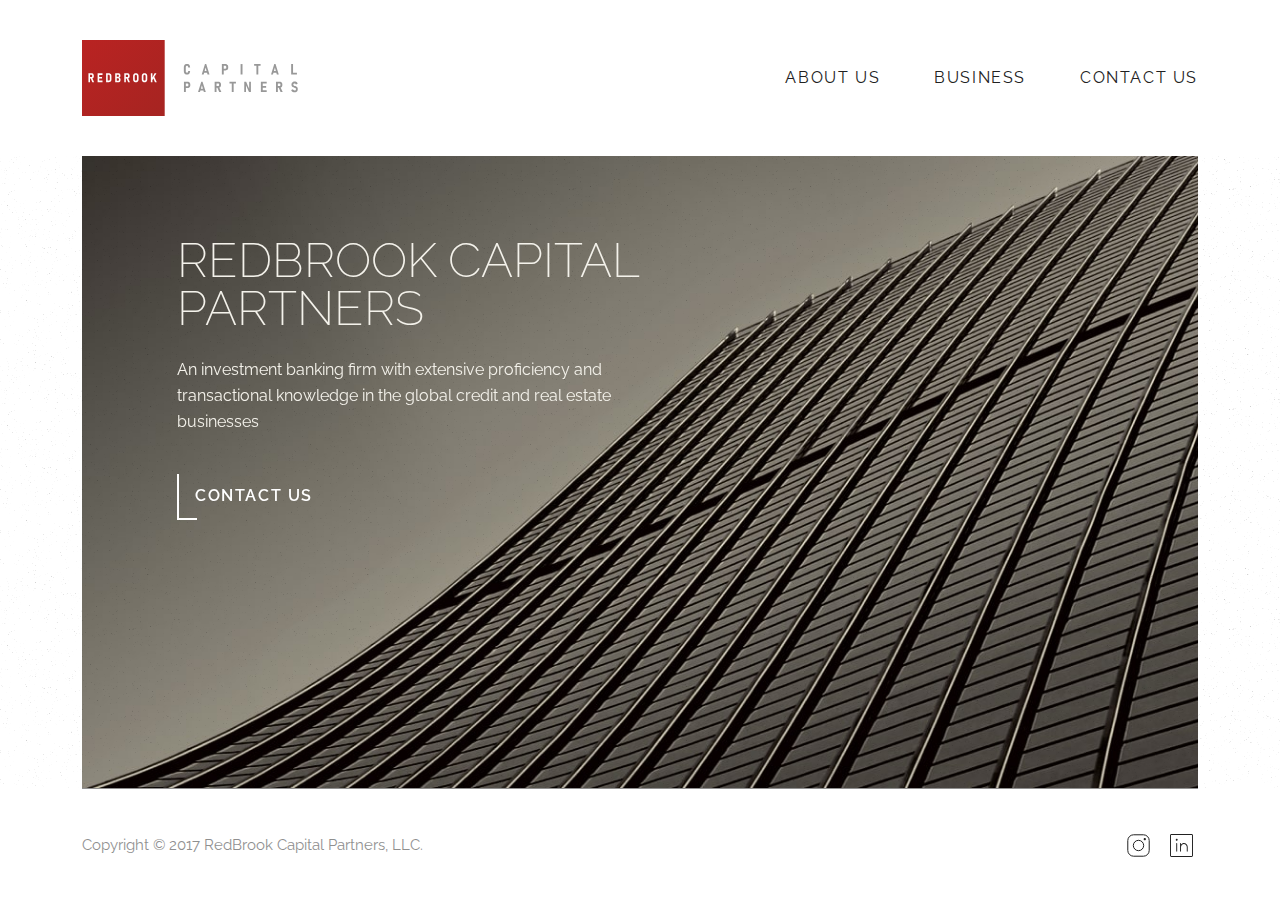
<file: index.html>
<!DOCTYPE html>
<html lang="en">

<head>
    <meta charset="UTF-8">
    <meta http-equiv="X-UA-Compatible" content="IE=edge">
    <meta name="viewport" content="width=device-width, initial-scale=1.0">
    <title>start_project</title>
    <link rel="stylesheet" href="css/lib/bootstrap.min.css">
    <link rel="stylesheet" href="css/lib/aos.css">
    <link rel="stylesheet" href="css/style.css">
</head>

<body>
    <div class="pagewrapper">
        <header class="header">
            <div class="container">
                <div class="row align-items-center">
                    <div class="col-5">
                        <div class="header__logo">
                            <a href="index.html">
                                <img src="img/logo.svg" alt="logo">
                            </a>
                        </div>
                    </div>
                    <div class="col-7">
                        <nav class="header__menu">
                            <ul>
                                <li>
                                    <a href="about.html">About us</a>
                                </li>
                                <li>
                                    <a href="business.html">Business</a>
                                </li>
                                <li>
                                    <a href="contact.html">Contact us</a>
                                </li>
                            </ul>
                        </nav>
                        <div class="burger-btn">
                            <span></span>
                            <span></span>
                            <span></span>
                        </div>
                        <nav class="mobile__menu">
                            <div class="mobile__menu-inner">
                                <ul>
                                    <li>
                                        <a href="about.html">About us</a>
                                    </li>
                                    <li>
                                        <a href="business.html">Business</a>
                                    </li>
                                    <li>
                                        <a href="contact.html">Contact us</a>
                                    </li>
                                </ul>
                                <div class="mobile__social">
                                    <a href="#">
                                        <img src="img/instagram.svg" alt="instagram">
                                    </a>
                                    <a href="#">
                                        <img src="img/linkedin.svg" alt="linkedin">
                                    </a>
                                </div>
                            </div>
                        </nav>
                    </div>
                </div>
            </div>
        </header>

        <main class="main">
            <section class="welcomescreen">
                <div class="container">
                    <div class="welcomescreen__inner">
                        <img class="welcomescreen__bg" src="img/welcomescreen_bg.jpg" alt="redbrook capital partners">
                        <div class="row justify-content-center">
                            <div class="col-10">
                                <div class="welcomescreen__content">
                                    <h1 class="welcomescreen__title" data-aos="fade-left">
                                        REDBROOK CAPITAL <br>PARTNERS
                                    </h1>
                                    <p data-aos="fade-left" data-aos-delay="300">
                                        An investment banking firm with extensive proficiency and transactional
                                        knowledge in the global credit and real estate businesses
                                    </p>
                                </div>
                                <a href="contact.html" class="welcomescreen__btn" data-aos="fade-left"
                                    data-aos-delay="600">
                                    Contact us
                                </a>
                            </div>
                        </div>
                    </div>
                </div>
            </section>



        </main>

        <footer class="footer">
            <div class="container">
                <div class="footer__inner">
                    <div class="row align-items-center">
                        <div class="col-lg-6 order-lg-1 order-2">
                            <div class="footer__copy">
                                Copyright © 2017 RedBrook Capital Partners, LLC.
                            </div>
                        </div>
                        <div class="col-lg-6 order-lg-2 order-1">
                            <div class="footer__social">
                                <a href="#">
                                    <svg width="33" height="33" viewBox="0 0 33 33" fill="none"
                                        xmlns="http://www.w3.org/2000/svg">
                                        <path
                                            d="M21.443 5.78142H11.5567C8.36671 5.78142 5.78125 8.36733 5.78125 11.5569V21.4431C5.78125 24.6331 8.36717 27.2186 11.5572 27.2186H21.4425C24.6325 27.2186 27.2184 24.6327 27.2184 21.4427V11.5569C27.2184 8.36688 24.6325 5.78142 21.4425 5.78142H21.443Z"
                                            stroke="#212121" stroke-miterlimit="10" />
                                        <path
                                            d="M16.4998 21.6746C19.3576 21.6746 21.6744 19.3578 21.6744 16.5C21.6744 13.6422 19.3576 11.3254 16.4998 11.3254C13.6419 11.3254 11.3252 13.6422 11.3252 16.5C11.3252 19.3578 13.6419 21.6746 16.4998 21.6746Z"
                                            stroke="#212121" stroke-miterlimit="10" />
                                        <path
                                            d="M22.7835 11.3254C23.3958 11.3254 23.8922 10.829 23.8922 10.2167C23.8922 9.60439 23.3958 9.108 22.7835 9.108C22.1712 9.108 21.6748 9.60439 21.6748 10.2167C21.6748 10.829 22.1712 11.3254 22.7835 11.3254Z"
                                            fill="#212121" />
                                    </svg>
                                </a>
                                <a href="#">
                                    <svg width="33" height="33" viewBox="0 0 33 33" fill="none"
                                        xmlns="http://www.w3.org/2000/svg">
                                        <path
                                            d="M12.6667 10.75C12.6667 10.9395 12.6105 11.1248 12.5052 11.2824C12.3999 11.44 12.2502 11.5629 12.0751 11.6354C11.9 11.7079 11.7073 11.7269 11.5214 11.6899C11.3355 11.6529 11.1647 11.5617 11.0307 11.4276C10.8967 11.2936 10.8054 11.1229 10.7684 10.937C10.7314 10.7511 10.7504 10.5584 10.8229 10.3833C10.8955 10.2081 11.0183 10.0585 11.1759 9.95318C11.3335 9.84787 11.5188 9.79167 11.7083 9.79167C11.9625 9.79167 12.2063 9.89263 12.386 10.0724C12.5657 10.2521 12.6667 10.4958 12.6667 10.75ZM11.7083 14.1042C11.5813 14.1042 11.4594 14.1546 11.3695 14.2445C11.2796 14.3344 11.2292 14.4563 11.2292 14.5833V22.25C11.2292 22.3771 11.2796 22.499 11.3695 22.5888C11.4594 22.6787 11.5813 22.7292 11.7083 22.7292C11.8354 22.7292 11.9573 22.6787 12.0472 22.5888C12.137 22.499 12.1875 22.3771 12.1875 22.25V14.5833C12.1875 14.4563 12.137 14.3344 12.0472 14.2445C11.9573 14.1546 11.8354 14.1042 11.7083 14.1042ZM18.8958 14.1042C18.3511 14.1036 17.8126 14.2199 17.3167 14.4451C16.8207 14.6704 16.3788 14.9994 16.0208 15.4099V14.5833C16.0208 14.4563 15.9704 14.3344 15.8805 14.2445C15.7906 14.1546 15.6687 14.1042 15.5417 14.1042C15.4146 14.1042 15.2927 14.1546 15.2028 14.2445C15.113 14.3344 15.0625 14.4563 15.0625 14.5833V22.25C15.0625 22.3771 15.113 22.499 15.2028 22.5888C15.2927 22.6787 15.4146 22.7292 15.5417 22.7292C15.6687 22.7292 15.7906 22.6787 15.8805 22.5888C15.9704 22.499 16.0208 22.3771 16.0208 22.25V17.9375C16.0208 17.175 16.3237 16.4437 16.8629 15.9046C17.4021 15.3654 18.1333 15.0625 18.8958 15.0625C19.6583 15.0625 20.3896 15.3654 20.9288 15.9046C21.4679 16.4437 21.7708 17.175 21.7708 17.9375V22.25C21.7708 22.3771 21.8213 22.499 21.9112 22.5888C22.001 22.6787 22.1229 22.7292 22.25 22.7292C22.3771 22.7292 22.499 22.6787 22.5888 22.5888C22.6787 22.499 22.7292 22.3771 22.7292 22.25V17.9375C22.726 16.9218 22.3211 15.9486 21.6029 15.2304C20.8847 14.5122 19.9115 14.1073 18.8958 14.1042ZM28 6.4375V26.5625C28 26.9437 27.8485 27.3094 27.579 27.579C27.3094 27.8485 26.9437 28 26.5625 28H6.4375C6.05625 28 5.69062 27.8485 5.42103 27.579C5.15145 27.3094 5 26.9437 5 26.5625V6.4375C5 6.05625 5.15145 5.69062 5.42103 5.42103C5.69062 5.15145 6.05625 5 6.4375 5H26.5625C26.9437 5 27.3094 5.15145 27.579 5.42103C27.8485 5.69062 28 6.05625 28 6.4375ZM27.0417 6.4375C27.0417 6.31042 26.9912 6.18854 26.9013 6.09868C26.8115 6.00882 26.6896 5.95833 26.5625 5.95833H6.4375C6.31042 5.95833 6.18854 6.00882 6.09868 6.09868C6.00882 6.18854 5.95833 6.31042 5.95833 6.4375V26.5625C5.95833 26.6896 6.00882 26.8115 6.09868 26.9013C6.18854 26.9912 6.31042 27.0417 6.4375 27.0417H26.5625C26.6896 27.0417 26.8115 26.9912 26.9013 26.9013C26.9912 26.8115 27.0417 26.6896 27.0417 26.5625V6.4375Z"
                                            fill="#212121" />
                                    </svg>
                                </a>
                            </div>
                        </div>
                    </div>
                </div>

            </div>

        </footer>

    </div>


    <script src="js/lib/jquery.js"></script>
    <script src="js/lib/aos.js"></script>
    <script src="js/lib/bootstrap.min.js"></script>
    <script src="js/main.js"></script>



</body>

</html>
</file>
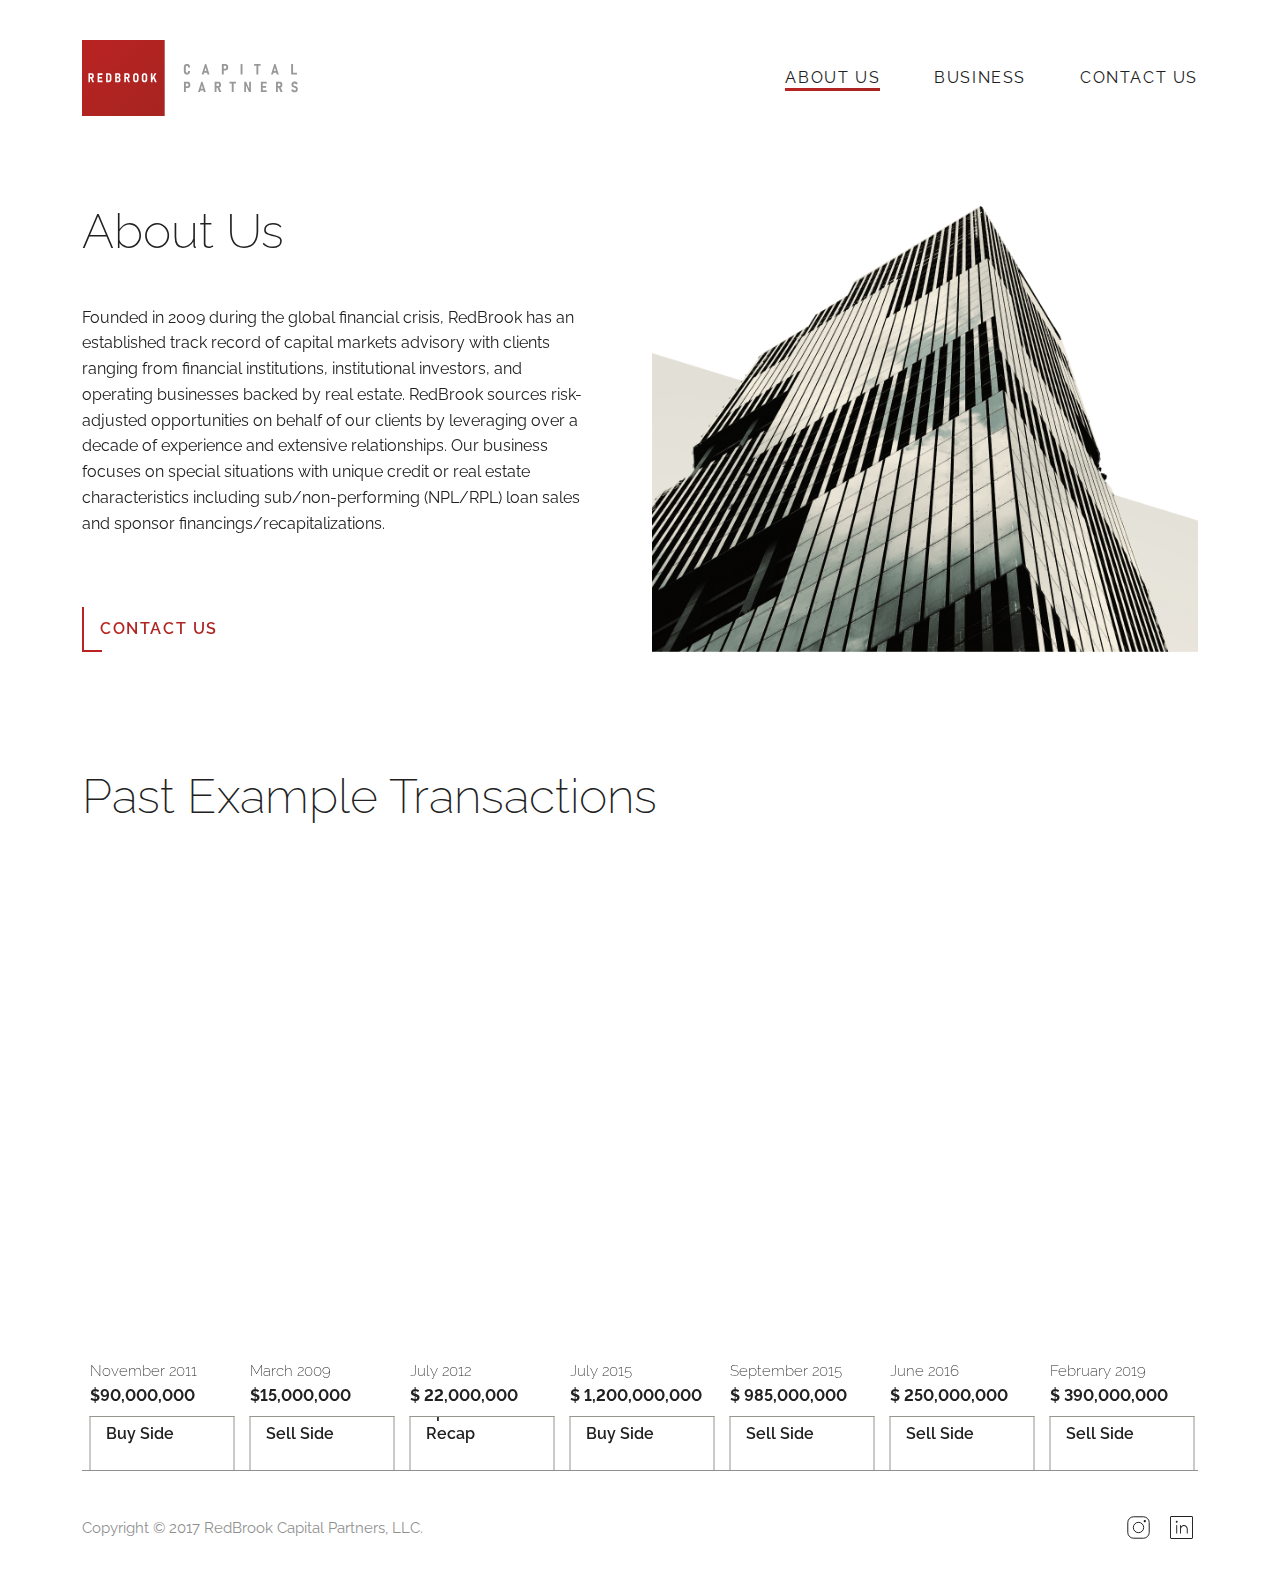
<file: about.html>
<!DOCTYPE html>
<html lang="en">

<head>
    <meta charset="UTF-8">
    <meta http-equiv="X-UA-Compatible" content="IE=edge">
    <meta name="viewport" content="width=device-width, initial-scale=1.0">
    <title>start_project</title>
    <link rel="stylesheet" href="css/lib/bootstrap.min.css">
    <link rel="stylesheet" href="css/lib/slick.css">
    <link rel="stylesheet" href="css/lib/aos.css">
    <link rel="stylesheet" href="css/style.css">
</head>

<body>
    <div class="pagewrapper">
        <header class="header">
            <div class="container">
                <div class="row align-items-center">
                    <div class="col-5">
                        <div class="header__logo">
                            <a href="index.html">
                                <img src="img/logo.svg" alt="logo">
                            </a>
                        </div>
                    </div>
                    <div class="col-7">
                        <nav class="header__menu">
                            <ul>
                                <li>
                                    <a class="active" href="about.html">About us</a>
                                </li>
                                <li>
                                    <a href="business.html">Business</a>
                                </li>
                                <li>
                                    <a href="contact.html">Contact us</a>
                                </li>
                            </ul>
                        </nav>
                        <div class="burger-btn">
                            <span></span>
                            <span></span>
                            <span></span>
                        </div>
                        <nav class="mobile__menu">
                            <div class="mobile__menu-inner">
                                <ul>
                                    <li>
                                        <a href="about.html">About us</a>
                                    </li>
                                    <li>
                                        <a href="business.html">Business</a>
                                    </li>
                                    <li>
                                        <a href="contact.html">Contact us</a>
                                    </li>
                                </ul>
                                <div class="mobile__social">
                                    <a href="#">
                                        <img src="img/instagram.svg" alt="instagram">
                                    </a>
                                    <a href="#">
                                        <img src="img/linkedin.svg" alt="linkedin">
                                    </a>
                                </div>
                            </div>
                        </nav>
                    </div>
                </div>
            </div>
        </header>

        <main class="main">
            <section class="aboutus">
                <div class="container">
                    <div class="row justify-content-center align-items-end">
                        <div class="col-xxl-5 col-lg-6">
                            <div class="aboutus__content">
                                <h1 class="aboutus__title" data-aos="fade-left">
                                    About Us
                                </h1>
                                <p data-aos="fade-left" data-aos-delay="300">
                                    Founded in 2009 during the global financial crisis, RedBrook has an established
                                    track record of
                                    capital markets advisory with clients ranging from financial institutions,
                                    institutional investors,
                                    and operating businesses backed by real estate. RedBrook sources risk-adjusted
                                    opportunities
                                    on behalf of our clients by leveraging over a decade of experience and extensive
                                    relationships.
                                    Our business focuses on special situations with unique credit or real estate
                                    characteristics
                                    including sub/non-performing (NPL/RPL) loan sales and sponsor
                                    financings/recapitalizations.
                                </p>
                                <a class="redbtn" href="contact.html" data-aos="fade-left"
                                data-aos-delay="600">
                                    Contact us
                                </a>
                            </div>
                        </div>
                        <div class="col-xxl-5 col-lg-6">
                            <div class="aboutus__img">
                                <img src="img/aboutinfo_img.png" alt="image" data-aos="fade" data-aos-delay="200">
                            </div>
                        </div>
                    </div>
                </div>
            </section>

            <section class="graph">
                <div class="container">
                    <div class="row justify-content-center">
                        <div class="col-xxl-10">
                            <div class="graph__title">
                                Past Example Transactions
                            </div>
                            <div class="graph__inner">

                                <div class="graph__slide">
                                    <div class="graph__item">
                                        <div class="graph__item-info">
                                            <div class="graph__item-date">
                                                November 2011
                                            </div>
                                            <div class="graph__item-summ" data-summ="90000000">
                                                $90,000,000 
                                            </div>
                                        </div>
                                        <div class="graph__item-col" data-height="290">
                                            <span>
                                                Senior Construction Loan - CRE
                                            </span>
                                            <p>
                                                Note Sale /<br> Non-Performing
                                            </p>
                                            <strong>
                                                Buy Side
                                            </strong>
                                        </div>
                                    </div>
                                </div>

                                <div class="graph__slide">
                                    <div class="graph__item">
                                        <div class="graph__item-info">
                                            <div class="graph__item-date">
                                                March 2009
                                            </div>
                                            <div class="graph__item-summ" data-summ="15000000">
                                                $15,000,000
                                            </div>
                                        </div>
                                        <div class="graph__item-col" data-height="217">
                                            <span>
                                                Senior Term Loan - CRE
                                            </span>
                                            <p>
                                                Note Sale /<br> Non-Performing
                                            </p>
                                            <strong>
                                                Sell Side
                                            </strong>
                                        </div>
                                    </div>
                                </div>

                                <div class="graph__slide">
                                    <div class="graph__item">
                                        <div class="graph__item-info">
                                            <div class="graph__item-date">
                                                July 2012
                                            </div>
                                            <div class="graph__item-summ" data-summ="22000000">
                                                $ 22,000,000
                                            </div>
                                        </div>
                                        <div class="graph__item-col" data-height="238">
                                            <span>
                                                Senior Bridge Loan - CRE
                                            </span>
                                            <p>
                                                -
                                            </p>
                                            <strong>
                                                Sponsor Recap
                                            </strong>
                                        </div>
                                    </div>
                                </div>

                                <div class="graph__slide">
                                    <div class="graph__item">
                                        <div class="graph__item-info">
                                            <div class="graph__item-date">
                                                July 2015
                                            </div>
                                            <div class="graph__item-summ" data-summ="1200000000">
                                                $ 1,200,000,000
                                            </div>
                                        </div>
                                        <div class="graph__item-col" data-height="531">
                                            <span>
                                                Personal Unsecured Loans
                                            </span>
                                            <p>
                                                Bulk Sale /<br> Performing
                                            </p>
                                            <strong>
                                                Buy Side
                                            </strong>
                                        </div>
                                    </div>
                                </div>

                                <div class="graph__slide">
                                    <div class="graph__item">
                                        <div class="graph__item-info">
                                            <div class="graph__item-date">
                                                September 2015
                                            </div>
                                            <div class="graph__item-summ" data-summ="985000000">
                                                $ 985,000,000
                                            </div>
                                        </div>
                                        <div class="graph__item-col" data-height="434">
                                            <span>
                                                Non-Agency Jumbo Mortgage Loans
                                            </span>
                                            <p>
                                                Bulk Sale /<br> Performing
                                            </p>
                                            <strong>
                                                Sell Side
                                            </strong>
                                        </div>
                                    </div>
                                </div>

                                <div class="graph__slide">
                                    <div class="graph__item">
                                        <div class="graph__item-info">
                                            <div class="graph__item-date">
                                                June 2016
                                            </div>
                                            <div class="graph__item-summ" data-summ="250000000">
                                                $ 250,000,000
                                            </div>
                                        </div>
                                        <div class="graph__item-col" data-height="310">
                                            <span>
                                                Recreational Vehicle Loans
                                            </span>
                                            <p>
                                                Bulk Sale /<br> Performing
                                            </p>
                                            <strong>
                                                Sell Side
                                            </strong>
                                        </div>
                                    </div>
                                </div>

                                <div class="graph__slide">
                                    <div class="graph__item">
                                        <div class="graph__item-info">
                                            <div class="graph__item-date">
                                                February 2019
                                            </div>
                                            <div class="graph__item-summ" data-summ="390000000">
                                                $ 390,000,000
                                            </div>
                                        </div>
                                        <div class="graph__item-col" data-height="340">
                                            <span>
                                                Automobile Loans
                                            </span>
                                            <p>
                                                Bulk Sale /<br> Performing
                                            </p>
                                            <strong>
                                                Sell Side
                                            </strong>
                                        </div>
                                    </div>
                                </div>
                                

                            </div>
                        </div>
                    </div>
                </div>
            </section>

        </main>

        <footer class="footer">
            <div class="container">
                <div class="footer__inner">
                    <div class="row align-items-center">
                        <div class="col-lg-6 order-lg-1 order-2">
                            <div class="footer__copy">
                                Copyright © 2017 RedBrook Capital Partners, LLC.
                            </div>
                        </div>
                        <div class="col-lg-6 order-lg-2 order-1">
                            <div class="footer__social">
                                <a href="#">
                                    <svg width="33" height="33" viewBox="0 0 33 33" fill="none"
                                        xmlns="http://www.w3.org/2000/svg">
                                        <path
                                            d="M21.443 5.78142H11.5567C8.36671 5.78142 5.78125 8.36733 5.78125 11.5569V21.4431C5.78125 24.6331 8.36717 27.2186 11.5572 27.2186H21.4425C24.6325 27.2186 27.2184 24.6327 27.2184 21.4427V11.5569C27.2184 8.36688 24.6325 5.78142 21.4425 5.78142H21.443Z"
                                            stroke="#212121" stroke-miterlimit="10" />
                                        <path
                                            d="M16.4998 21.6746C19.3576 21.6746 21.6744 19.3578 21.6744 16.5C21.6744 13.6422 19.3576 11.3254 16.4998 11.3254C13.6419 11.3254 11.3252 13.6422 11.3252 16.5C11.3252 19.3578 13.6419 21.6746 16.4998 21.6746Z"
                                            stroke="#212121" stroke-miterlimit="10" />
                                        <path
                                            d="M22.7835 11.3254C23.3958 11.3254 23.8922 10.829 23.8922 10.2167C23.8922 9.60439 23.3958 9.108 22.7835 9.108C22.1712 9.108 21.6748 9.60439 21.6748 10.2167C21.6748 10.829 22.1712 11.3254 22.7835 11.3254Z"
                                            fill="#212121" />
                                    </svg>
                                </a>
                                <a href="#">
                                    <svg width="33" height="33" viewBox="0 0 33 33" fill="none"
                                        xmlns="http://www.w3.org/2000/svg">
                                        <path
                                            d="M12.6667 10.75C12.6667 10.9395 12.6105 11.1248 12.5052 11.2824C12.3999 11.44 12.2502 11.5629 12.0751 11.6354C11.9 11.7079 11.7073 11.7269 11.5214 11.6899C11.3355 11.6529 11.1647 11.5617 11.0307 11.4276C10.8967 11.2936 10.8054 11.1229 10.7684 10.937C10.7314 10.7511 10.7504 10.5584 10.8229 10.3833C10.8955 10.2081 11.0183 10.0585 11.1759 9.95318C11.3335 9.84787 11.5188 9.79167 11.7083 9.79167C11.9625 9.79167 12.2063 9.89263 12.386 10.0724C12.5657 10.2521 12.6667 10.4958 12.6667 10.75ZM11.7083 14.1042C11.5813 14.1042 11.4594 14.1546 11.3695 14.2445C11.2796 14.3344 11.2292 14.4563 11.2292 14.5833V22.25C11.2292 22.3771 11.2796 22.499 11.3695 22.5888C11.4594 22.6787 11.5813 22.7292 11.7083 22.7292C11.8354 22.7292 11.9573 22.6787 12.0472 22.5888C12.137 22.499 12.1875 22.3771 12.1875 22.25V14.5833C12.1875 14.4563 12.137 14.3344 12.0472 14.2445C11.9573 14.1546 11.8354 14.1042 11.7083 14.1042ZM18.8958 14.1042C18.3511 14.1036 17.8126 14.2199 17.3167 14.4451C16.8207 14.6704 16.3788 14.9994 16.0208 15.4099V14.5833C16.0208 14.4563 15.9704 14.3344 15.8805 14.2445C15.7906 14.1546 15.6687 14.1042 15.5417 14.1042C15.4146 14.1042 15.2927 14.1546 15.2028 14.2445C15.113 14.3344 15.0625 14.4563 15.0625 14.5833V22.25C15.0625 22.3771 15.113 22.499 15.2028 22.5888C15.2927 22.6787 15.4146 22.7292 15.5417 22.7292C15.6687 22.7292 15.7906 22.6787 15.8805 22.5888C15.9704 22.499 16.0208 22.3771 16.0208 22.25V17.9375C16.0208 17.175 16.3237 16.4437 16.8629 15.9046C17.4021 15.3654 18.1333 15.0625 18.8958 15.0625C19.6583 15.0625 20.3896 15.3654 20.9288 15.9046C21.4679 16.4437 21.7708 17.175 21.7708 17.9375V22.25C21.7708 22.3771 21.8213 22.499 21.9112 22.5888C22.001 22.6787 22.1229 22.7292 22.25 22.7292C22.3771 22.7292 22.499 22.6787 22.5888 22.5888C22.6787 22.499 22.7292 22.3771 22.7292 22.25V17.9375C22.726 16.9218 22.3211 15.9486 21.6029 15.2304C20.8847 14.5122 19.9115 14.1073 18.8958 14.1042ZM28 6.4375V26.5625C28 26.9437 27.8485 27.3094 27.579 27.579C27.3094 27.8485 26.9437 28 26.5625 28H6.4375C6.05625 28 5.69062 27.8485 5.42103 27.579C5.15145 27.3094 5 26.9437 5 26.5625V6.4375C5 6.05625 5.15145 5.69062 5.42103 5.42103C5.69062 5.15145 6.05625 5 6.4375 5H26.5625C26.9437 5 27.3094 5.15145 27.579 5.42103C27.8485 5.69062 28 6.05625 28 6.4375ZM27.0417 6.4375C27.0417 6.31042 26.9912 6.18854 26.9013 6.09868C26.8115 6.00882 26.6896 5.95833 26.5625 5.95833H6.4375C6.31042 5.95833 6.18854 6.00882 6.09868 6.09868C6.00882 6.18854 5.95833 6.31042 5.95833 6.4375V26.5625C5.95833 26.6896 6.00882 26.8115 6.09868 26.9013C6.18854 26.9912 6.31042 27.0417 6.4375 27.0417H26.5625C26.6896 27.0417 26.8115 26.9912 26.9013 26.9013C26.9912 26.8115 27.0417 26.6896 27.0417 26.5625V6.4375Z"
                                            fill="#212121" />
                                    </svg>
                                </a>
                            </div>
                        </div>
                    </div>
                </div>

            </div>

        </footer>

    </div>


    <script src="js/lib/jquery.js"></script>
    <script src="js/lib/bootstrap.min.js"></script>
    <script src="js/lib/slick.min.js"></script>
    <script src="js/lib/aos.js"></script>
    <script src="js/main.js"></script>



</body>

</html>
</file>
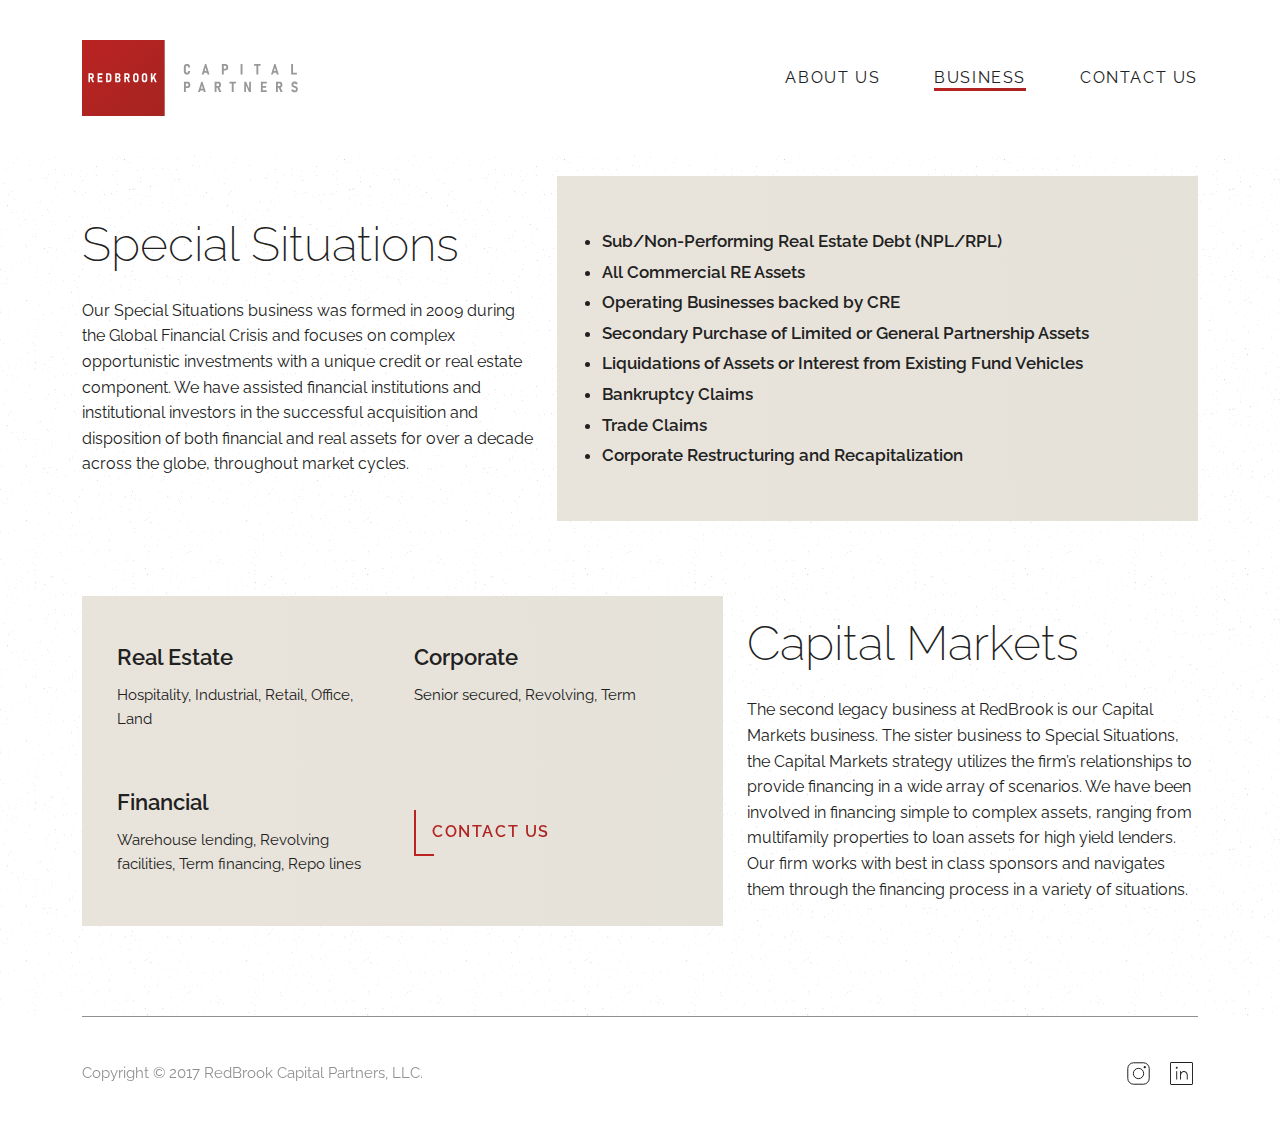
<file: business.html>
<!DOCTYPE html>
<html lang="en">

<head>
    <meta charset="UTF-8">
    <meta http-equiv="X-UA-Compatible" content="IE=edge">
    <meta name="viewport" content="width=device-width, initial-scale=1.0">
    <title>start_project</title>
    <link rel="stylesheet" href="css/lib/bootstrap.min.css">
    <link rel="stylesheet" href="css/style.css">
</head>

<body>
    <div class="pagewrapper">
        <header class="header">
            <div class="container">
                <div class="row align-items-center">
                    <div class="col-5">
                        <div class="header__logo">
                            <a href="index.html">
                                <img src="img/logo.svg" alt="logo">
                            </a>
                        </div>
                    </div>
                    <div class="col-7">
                        <nav class="header__menu">
                            <ul>
                                <li>
                                    <a href="about.html">About us</a>
                                </li>
                                <li>
                                    <a  class="active"href="business.html">Business</a>
                                </li>
                                <li>
                                    <a href="contact.html">Contact us</a>
                                </li>
                            </ul>
                        </nav>
                        <div class="burger-btn">
                            <span></span>
                            <span></span>
                            <span></span>
                        </div>
                        <nav class="mobile__menu">
                            <div class="mobile__menu-inner">
                                <ul>
                                    <li>
                                        <a href="about.html">About us</a>
                                    </li>
                                    <li>
                                        <a href="business.html">Business</a>
                                    </li>
                                    <li>
                                        <a href="contact.html">Contact us</a>
                                    </li>
                                </ul>
                                <div class="mobile__social">
                                    <a href="#">
                                        <img src="img/instagram.svg" alt="instagram">
                                    </a>
                                    <a href="#">
                                        <img src="img/linkedin.svg" alt="linkedin">
                                    </a>
                                </div>
                            </div>
                        </nav>
                    </div>
                </div>
            </div>
        </header>

        <main class="main">

            <section class="info">
                <div class="container">

                    <div class="info__section">
                        <div class="row align-items-center justify-content-center">
                            <div class="col-xxl-4 col-lg-5">
                                <div class="info__content">
                                    <h2 class="info__title">
                                        Special Situations
                                    </h2>
                                    <div class="info__text">
                                        <p>
                                            Our Special Situations business was formed in 2009 during the Global
                                            Financial Crisis and
                                            focuses on complex opportunistic investments with a unique credit or real
                                            estate component.
                                            We have assisted financial institutions and institutional investors in the
                                            successful acquisition and disposition of both financial and real assets for
                                            over a decade across the globe, throughout
                                            market cycles.
                                        </p>
                                    </div>
                                </div>
                            </div>
                            <div class="col-xxl-6 col-lg-7">
                                <div class="info__box">
                                    <ul>
                                        <li>
                                            Sub/Non-Performing Real Estate Debt (NPL/RPL)
                                        </li>
                                        <li>
                                            All Commercial RE Assets
                                        </li>

                                        <li>
                                            Operating Businesses backed by CRE
                                        </li>
                                        <li>
                                            Secondary Purchase of Limited or General Partnership Assets 
                                        </li>
                                        <li>
                                            Liquidations of Assets or Interest from Existing Fund Vehicles 
                                        </li>
                                        <li>
                                            Bankruptcy Claims
                                        </li>
                                        <li>
                                            Trade Claims
                                        </li>
                                        <li>
                                            Corporate Restructuring and Recapitalization
                                        </li>
                                    </ul>
                                </div>
                            </div>
                        </div>
                    </div>

                    <div class="info__section">
                        <div class="row align-items-center justify-content-center">
                            <div class="col-xxl-4 col-lg-5">
                                <div class="info__content">
                                    <h2 class="info__title">
                                        Capital Markets
                                    </h2>
                                    <div class="info__text">
                                        <p>
                                            The second legacy business at RedBrook is our Capital Markets business. The sister business to Special Situations, the Capital Markets strategy utilizes the firm’s relationships to provide financing in a wide array of scenarios. We have been involved in financing simple to complex assets, ranging from multifamily properties to loan assets for high yield lenders. Our firm works with best in class sponsors and navigates them through the financing process in a variety of situations.
                                        </p>
                                    </div>
                                </div>
                            </div>
                            <div class="col-xxl-6 col-lg-7">
                                <div class="info__box">
                                    <div class="info__item">
                                        <div class="info__item-title">
                                            Real Estate
                                        </div>
                                        <div class="info__item-text">
                                            <p>
                                                Hospitality, Industrial, Retail, Office, Land
                                            </p>
                                        </div>
                                    </div>

                                    <div class="info__item">
                                        <div class="info__item-title">
                                            Corporate
                                        </div>
                                        <div class="info__item-text">
                                            <p>
                                                Senior secured, Revolving, Term
                                            </p>
                                        </div>
                                    </div>

                                    <div class="info__item">
                                        <div class="info__item-title">
                                            Financial
                                        </div>
                                        <div class="info__item-text">
                                            <p>
                                                Warehouse lending, Revolving facilities, Term financing, Repo lines
                                            </p>
                                        </div>
                                    </div>
                                    <div class="info__item itembtn">
                                        <a class="redbtn" href="contact.html">
                                            Contact us
                                        </a>
                                    </div>

                                </div>
                            </div>
                        </div>
                    </div>


                </div>
            </section>

        </main>

        <footer class="footer">
            <div class="container">
                <div class="footer__inner">
                    <div class="row align-items-center">
                        <div class="col-lg-6 order-lg-1 order-2">
                            <div class="footer__copy">
                                Copyright © 2017 RedBrook Capital Partners, LLC.
                            </div>
                        </div>
                        <div class="col-lg-6 order-lg-2 order-1">
                            <div class="footer__social">
                                <a href="#">
                                    <svg width="33" height="33" viewBox="0 0 33 33" fill="none"
                                        xmlns="http://www.w3.org/2000/svg">
                                        <path
                                            d="M21.443 5.78142H11.5567C8.36671 5.78142 5.78125 8.36733 5.78125 11.5569V21.4431C5.78125 24.6331 8.36717 27.2186 11.5572 27.2186H21.4425C24.6325 27.2186 27.2184 24.6327 27.2184 21.4427V11.5569C27.2184 8.36688 24.6325 5.78142 21.4425 5.78142H21.443Z"
                                            stroke="#212121" stroke-miterlimit="10" />
                                        <path
                                            d="M16.4998 21.6746C19.3576 21.6746 21.6744 19.3578 21.6744 16.5C21.6744 13.6422 19.3576 11.3254 16.4998 11.3254C13.6419 11.3254 11.3252 13.6422 11.3252 16.5C11.3252 19.3578 13.6419 21.6746 16.4998 21.6746Z"
                                            stroke="#212121" stroke-miterlimit="10" />
                                        <path
                                            d="M22.7835 11.3254C23.3958 11.3254 23.8922 10.829 23.8922 10.2167C23.8922 9.60439 23.3958 9.108 22.7835 9.108C22.1712 9.108 21.6748 9.60439 21.6748 10.2167C21.6748 10.829 22.1712 11.3254 22.7835 11.3254Z"
                                            fill="#212121" />
                                    </svg>
                                </a>
                                <a href="#">
                                    <svg width="33" height="33" viewBox="0 0 33 33" fill="none"
                                        xmlns="http://www.w3.org/2000/svg">
                                        <path
                                            d="M12.6667 10.75C12.6667 10.9395 12.6105 11.1248 12.5052 11.2824C12.3999 11.44 12.2502 11.5629 12.0751 11.6354C11.9 11.7079 11.7073 11.7269 11.5214 11.6899C11.3355 11.6529 11.1647 11.5617 11.0307 11.4276C10.8967 11.2936 10.8054 11.1229 10.7684 10.937C10.7314 10.7511 10.7504 10.5584 10.8229 10.3833C10.8955 10.2081 11.0183 10.0585 11.1759 9.95318C11.3335 9.84787 11.5188 9.79167 11.7083 9.79167C11.9625 9.79167 12.2063 9.89263 12.386 10.0724C12.5657 10.2521 12.6667 10.4958 12.6667 10.75ZM11.7083 14.1042C11.5813 14.1042 11.4594 14.1546 11.3695 14.2445C11.2796 14.3344 11.2292 14.4563 11.2292 14.5833V22.25C11.2292 22.3771 11.2796 22.499 11.3695 22.5888C11.4594 22.6787 11.5813 22.7292 11.7083 22.7292C11.8354 22.7292 11.9573 22.6787 12.0472 22.5888C12.137 22.499 12.1875 22.3771 12.1875 22.25V14.5833C12.1875 14.4563 12.137 14.3344 12.0472 14.2445C11.9573 14.1546 11.8354 14.1042 11.7083 14.1042ZM18.8958 14.1042C18.3511 14.1036 17.8126 14.2199 17.3167 14.4451C16.8207 14.6704 16.3788 14.9994 16.0208 15.4099V14.5833C16.0208 14.4563 15.9704 14.3344 15.8805 14.2445C15.7906 14.1546 15.6687 14.1042 15.5417 14.1042C15.4146 14.1042 15.2927 14.1546 15.2028 14.2445C15.113 14.3344 15.0625 14.4563 15.0625 14.5833V22.25C15.0625 22.3771 15.113 22.499 15.2028 22.5888C15.2927 22.6787 15.4146 22.7292 15.5417 22.7292C15.6687 22.7292 15.7906 22.6787 15.8805 22.5888C15.9704 22.499 16.0208 22.3771 16.0208 22.25V17.9375C16.0208 17.175 16.3237 16.4437 16.8629 15.9046C17.4021 15.3654 18.1333 15.0625 18.8958 15.0625C19.6583 15.0625 20.3896 15.3654 20.9288 15.9046C21.4679 16.4437 21.7708 17.175 21.7708 17.9375V22.25C21.7708 22.3771 21.8213 22.499 21.9112 22.5888C22.001 22.6787 22.1229 22.7292 22.25 22.7292C22.3771 22.7292 22.499 22.6787 22.5888 22.5888C22.6787 22.499 22.7292 22.3771 22.7292 22.25V17.9375C22.726 16.9218 22.3211 15.9486 21.6029 15.2304C20.8847 14.5122 19.9115 14.1073 18.8958 14.1042ZM28 6.4375V26.5625C28 26.9437 27.8485 27.3094 27.579 27.579C27.3094 27.8485 26.9437 28 26.5625 28H6.4375C6.05625 28 5.69062 27.8485 5.42103 27.579C5.15145 27.3094 5 26.9437 5 26.5625V6.4375C5 6.05625 5.15145 5.69062 5.42103 5.42103C5.69062 5.15145 6.05625 5 6.4375 5H26.5625C26.9437 5 27.3094 5.15145 27.579 5.42103C27.8485 5.69062 28 6.05625 28 6.4375ZM27.0417 6.4375C27.0417 6.31042 26.9912 6.18854 26.9013 6.09868C26.8115 6.00882 26.6896 5.95833 26.5625 5.95833H6.4375C6.31042 5.95833 6.18854 6.00882 6.09868 6.09868C6.00882 6.18854 5.95833 6.31042 5.95833 6.4375V26.5625C5.95833 26.6896 6.00882 26.8115 6.09868 26.9013C6.18854 26.9912 6.31042 27.0417 6.4375 27.0417H26.5625C26.6896 27.0417 26.8115 26.9912 26.9013 26.9013C26.9912 26.8115 27.0417 26.6896 27.0417 26.5625V6.4375Z"
                                            fill="#212121" />
                                    </svg>
                                </a>
                            </div>
                        </div>
                    </div>
                </div>

            </div>

        </footer>

    </div>


    <script src="js/lib/jquery.js"></script>
    <script src="js/lib/bootstrap.min.js"></script>
    <script src="js/main.js"></script>


</body>

</html>
</file>
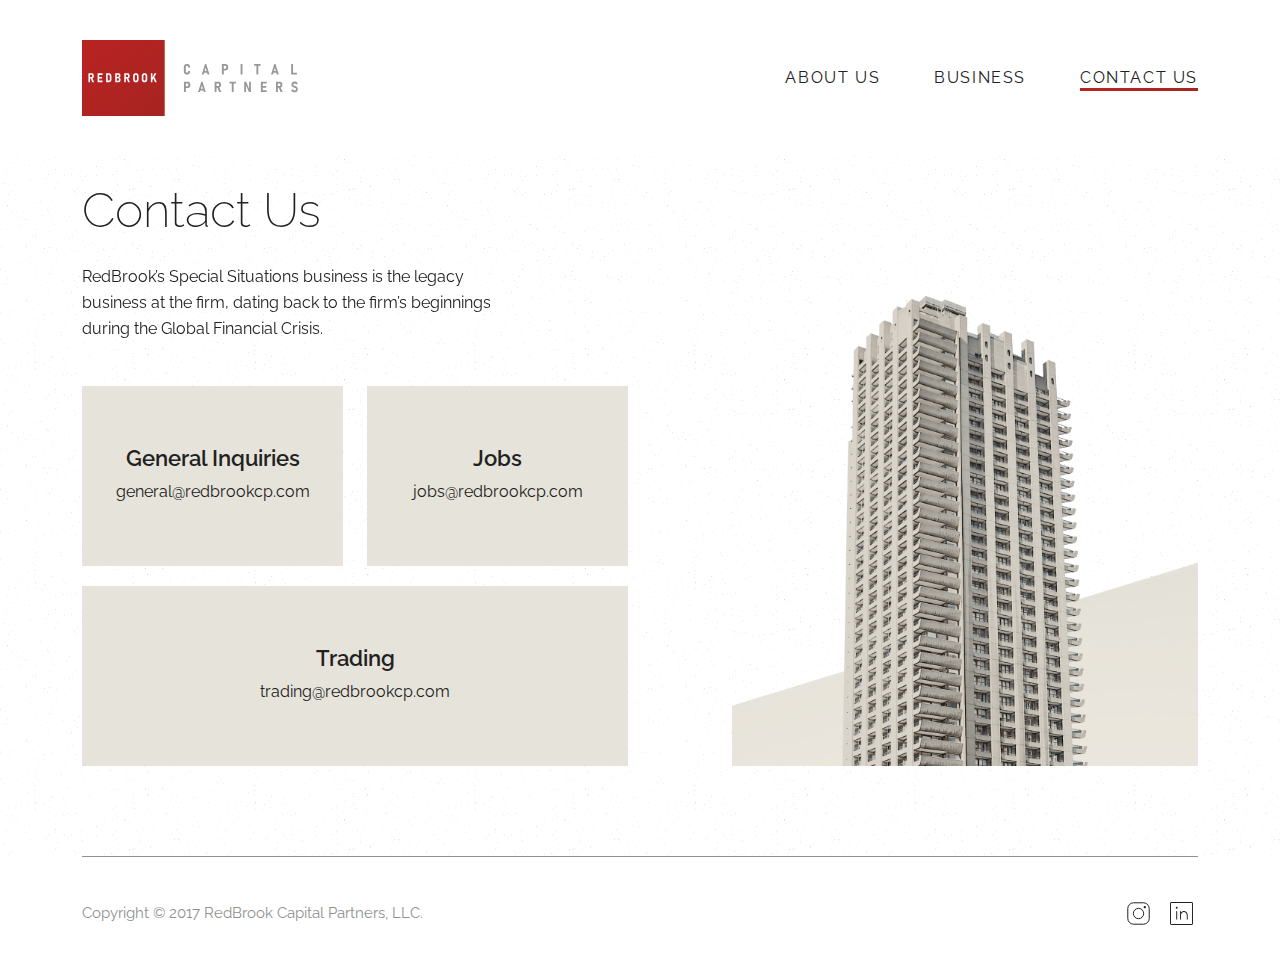
<file: contact.html>
<!DOCTYPE html>
<html lang="en">

<head>
    <meta charset="UTF-8">
    <meta http-equiv="X-UA-Compatible" content="IE=edge">
    <meta name="viewport" content="width=device-width, initial-scale=1.0">
    <title>start_project</title>
    <link rel="stylesheet" href="css/lib/bootstrap.min.css">
    <link rel="stylesheet" href="css/lib/aos.css">
    <link rel="stylesheet" href="css/style.css">
</head>

<body>
    <div class="pagewrapper">

        <header class="header">
            <div class="container">
                <div class="row align-items-center">
                    <div class="col-5">
                        <div class="header__logo">
                            <a href="index.html">
                                <img src="img/logo.svg" alt="logo">
                            </a>
                        </div>
                    </div>
                    <div class="col-7">
                        <nav class="header__menu">
                            <ul>
                                <li>
                                    <a href="about.html">About us</a>
                                </li>
                                <li>
                                    <a href="business.html">Business</a>
                                </li>
                                <li>
                                    <a class="active" href="contact.html">Contact us</a>
                                </li>
                            </ul>
                        </nav>
                        <div class="burger-btn">
                            <span></span>
                            <span></span>
                            <span></span>
                        </div>
                        <nav class="mobile__menu">
                            <div class="mobile__menu-inner">
                                <ul>
                                    <li>
                                        <a href="about.html">About us</a>
                                    </li>
                                    <li>
                                        <a href="business.html">Business</a>
                                    </li>
                                    <li>
                                        <a href="contact.html">Contact us</a>
                                    </li>
                                </ul>
                                <div class="mobile__social">
                                    <a href="#">
                                        <img src="img/instagram.svg" alt="instagram">
                                    </a>
                                    <a href="#">
                                        <img src="img/linkedin.svg" alt="linkedin">
                                    </a>
                                </div>
                            </div>
                        </nav>
                    </div>
                </div>
            </div>
        </header>

        <main class="main">
            <section class="contact">
                <div class="container">
                    <div class="row align-items-end">
                        <div class="col-lg-6">
                            <div class="contact__content">
                                <h1 class="contact__title" data-aos="fade-left">
                                    Contact Us
                                </h1>
                                <div class="contact__text" data-aos="fade-left" data-aos-delay="300">
                                    <p>
                                        RedBrook’s Special Situations business is the legacy business at the firm,
                                        dating back to the firm’s beginnings during the Global Financial Crisis.
                                    </p>
                                </div>
                                <div class="contact__box">
                                    <div class="row">
                                        <div class="col-md-6">
                                            <div class="contact__item">
                                                <h3>
                                                    General Inquiries
                                                </h3>
                                                <a href="mailto:general@redbrookcp.com">
                                                    general@redbrookcp.com
                                                </a>
                                            </div>
                                        </div>
                                        <div class="col-md-6">
                                            <div class="contact__item">
                                                <h3>
                                                    Jobs
                                                </h3>
                                                <a href="mailto:jobs@redbrookcp.com">
                                                    jobs@redbrookcp.com
                                                </a>
                                            </div>
                                        </div>
                                        <div class="col-12">
                                            <div class="contact__item">
                                                <h3>
                                                    Trading
                                                </h3>
                                                <a href="mailto:trading@redbrookcp.com">
                                                    trading@redbrookcp.com
                                                </a>
                                            </div>
                                        </div>
                                    </div>
                                </div>
                            </div>
                        </div>
                        <div class="col-lg-6">
                            <div class="contact__image">
                                <img src="img/contact_img.png" alt="contact" data-aos="fade" data-aos-delay="200">
                            </div>
                        </div>
                    </div>
                </div>
            </section>


        </main>

        <footer class="footer">
            <div class="container">
                <div class="footer__inner">
                    <div class="row align-items-center">
                        <div class="col-lg-6 order-lg-1 order-2">
                            <div class="footer__copy">
                                Copyright © 2017 RedBrook Capital Partners, LLC.
                            </div>
                        </div>
                        <div class="col-lg-6 order-lg-2 order-1">
                            <div class="footer__social">
                                <a href="#">
                                    <svg width="33" height="33" viewBox="0 0 33 33" fill="none"
                                        xmlns="http://www.w3.org/2000/svg">
                                        <path
                                            d="M21.443 5.78142H11.5567C8.36671 5.78142 5.78125 8.36733 5.78125 11.5569V21.4431C5.78125 24.6331 8.36717 27.2186 11.5572 27.2186H21.4425C24.6325 27.2186 27.2184 24.6327 27.2184 21.4427V11.5569C27.2184 8.36688 24.6325 5.78142 21.4425 5.78142H21.443Z"
                                            stroke="#212121" stroke-miterlimit="10" />
                                        <path
                                            d="M16.4998 21.6746C19.3576 21.6746 21.6744 19.3578 21.6744 16.5C21.6744 13.6422 19.3576 11.3254 16.4998 11.3254C13.6419 11.3254 11.3252 13.6422 11.3252 16.5C11.3252 19.3578 13.6419 21.6746 16.4998 21.6746Z"
                                            stroke="#212121" stroke-miterlimit="10" />
                                        <path
                                            d="M22.7835 11.3254C23.3958 11.3254 23.8922 10.829 23.8922 10.2167C23.8922 9.60439 23.3958 9.108 22.7835 9.108C22.1712 9.108 21.6748 9.60439 21.6748 10.2167C21.6748 10.829 22.1712 11.3254 22.7835 11.3254Z"
                                            fill="#212121" />
                                    </svg>
                                </a>
                                <a href="#">
                                    <svg width="33" height="33" viewBox="0 0 33 33" fill="none"
                                        xmlns="http://www.w3.org/2000/svg">
                                        <path
                                            d="M12.6667 10.75C12.6667 10.9395 12.6105 11.1248 12.5052 11.2824C12.3999 11.44 12.2502 11.5629 12.0751 11.6354C11.9 11.7079 11.7073 11.7269 11.5214 11.6899C11.3355 11.6529 11.1647 11.5617 11.0307 11.4276C10.8967 11.2936 10.8054 11.1229 10.7684 10.937C10.7314 10.7511 10.7504 10.5584 10.8229 10.3833C10.8955 10.2081 11.0183 10.0585 11.1759 9.95318C11.3335 9.84787 11.5188 9.79167 11.7083 9.79167C11.9625 9.79167 12.2063 9.89263 12.386 10.0724C12.5657 10.2521 12.6667 10.4958 12.6667 10.75ZM11.7083 14.1042C11.5813 14.1042 11.4594 14.1546 11.3695 14.2445C11.2796 14.3344 11.2292 14.4563 11.2292 14.5833V22.25C11.2292 22.3771 11.2796 22.499 11.3695 22.5888C11.4594 22.6787 11.5813 22.7292 11.7083 22.7292C11.8354 22.7292 11.9573 22.6787 12.0472 22.5888C12.137 22.499 12.1875 22.3771 12.1875 22.25V14.5833C12.1875 14.4563 12.137 14.3344 12.0472 14.2445C11.9573 14.1546 11.8354 14.1042 11.7083 14.1042ZM18.8958 14.1042C18.3511 14.1036 17.8126 14.2199 17.3167 14.4451C16.8207 14.6704 16.3788 14.9994 16.0208 15.4099V14.5833C16.0208 14.4563 15.9704 14.3344 15.8805 14.2445C15.7906 14.1546 15.6687 14.1042 15.5417 14.1042C15.4146 14.1042 15.2927 14.1546 15.2028 14.2445C15.113 14.3344 15.0625 14.4563 15.0625 14.5833V22.25C15.0625 22.3771 15.113 22.499 15.2028 22.5888C15.2927 22.6787 15.4146 22.7292 15.5417 22.7292C15.6687 22.7292 15.7906 22.6787 15.8805 22.5888C15.9704 22.499 16.0208 22.3771 16.0208 22.25V17.9375C16.0208 17.175 16.3237 16.4437 16.8629 15.9046C17.4021 15.3654 18.1333 15.0625 18.8958 15.0625C19.6583 15.0625 20.3896 15.3654 20.9288 15.9046C21.4679 16.4437 21.7708 17.175 21.7708 17.9375V22.25C21.7708 22.3771 21.8213 22.499 21.9112 22.5888C22.001 22.6787 22.1229 22.7292 22.25 22.7292C22.3771 22.7292 22.499 22.6787 22.5888 22.5888C22.6787 22.499 22.7292 22.3771 22.7292 22.25V17.9375C22.726 16.9218 22.3211 15.9486 21.6029 15.2304C20.8847 14.5122 19.9115 14.1073 18.8958 14.1042ZM28 6.4375V26.5625C28 26.9437 27.8485 27.3094 27.579 27.579C27.3094 27.8485 26.9437 28 26.5625 28H6.4375C6.05625 28 5.69062 27.8485 5.42103 27.579C5.15145 27.3094 5 26.9437 5 26.5625V6.4375C5 6.05625 5.15145 5.69062 5.42103 5.42103C5.69062 5.15145 6.05625 5 6.4375 5H26.5625C26.9437 5 27.3094 5.15145 27.579 5.42103C27.8485 5.69062 28 6.05625 28 6.4375ZM27.0417 6.4375C27.0417 6.31042 26.9912 6.18854 26.9013 6.09868C26.8115 6.00882 26.6896 5.95833 26.5625 5.95833H6.4375C6.31042 5.95833 6.18854 6.00882 6.09868 6.09868C6.00882 6.18854 5.95833 6.31042 5.95833 6.4375V26.5625C5.95833 26.6896 6.00882 26.8115 6.09868 26.9013C6.18854 26.9912 6.31042 27.0417 6.4375 27.0417H26.5625C26.6896 27.0417 26.8115 26.9912 26.9013 26.9013C26.9912 26.8115 27.0417 26.6896 27.0417 26.5625V6.4375Z"
                                            fill="#212121" />
                                    </svg>
                                </a>
                            </div>
                        </div>
                    </div>
                </div>
                
            </div>

        </footer>

    </div>


    <script src="js/lib/jquery.js"></script>
    <script src="js/lib/bootstrap.min.js"></script>
    <script src="js/lib/aos.js"></script>
    <script src="js/main.js"></script>



</body>

</html>
</file>
<file: css/style.css>
@import url("https://fonts.googleapis.com/css2?family=Raleway:wght@200;300;400;500;600;700;800;900&display=swap");html{-webkit-box-sizing:border-box;box-sizing:border-box}*,:after,:before{-webkit-box-sizing:inherit;box-sizing:inherit}body,html{height:100%}a{text-decoration:none;color:inherit}a:hover{color:inherit}button:focus,input:focus{outline:transparent}li,ul{margin:0;padding:0;list-style:none}h1,h2,h3,h4,h5,h6,li,ol,p,ul{margin:0;padding:0}body{position:relative;overflow-x:hidden;min-width:320px;max-width:100vw;cursor:default;font-family:"Raleway",sans-serif;font-weight:400}body.hidden{overflow:hidden}.main{-webkit-box-flex:1;-ms-flex:1 1 auto;flex:1 1 auto}.pagewrapper{min-height:100%;display:-webkit-box;display:-ms-flexbox;display:flex;-webkit-box-orient:vertical;-webkit-box-direction:normal;-ms-flex-direction:column;flex-direction:column;overflow:hidden}::-moz-selection{background:#a62421;color:#f2f2f2}::selection{background:#a62421;color:#f2f2f2}.redbtn{display:inline-block;font-weight:600;font-size:16px;line-height:161.5%;letter-spacing:0.1em;text-transform:uppercase;background:linear-gradient(133.78deg,#BB2322 -9.32%,#A62421 100%);-webkit-background-clip:text;-webkit-text-fill-color:transparent;background-clip:text;text-fill-color:transparent;padding:9px 18px 11px;position:relative}.redbtn:after,.redbtn:before{content:"";position:absolute;background-color:#BB2322;bottom:0;left:0;-webkit-transition:0.3s;transition:0.3s}.redbtn:before{width:2px;height:100%}.redbtn:after{content:"";width:13%;height:2px}.redbtn:hover:before{height:40%}.redbtn:hover:after{width:45%}.header{padding:40px 0}.header__logo a{width:217px;display:block}.header__logo img{width:100%;background-size:cover}.burger-btn,.mobile__menu{display:none}.header__menu{width:100%;display:-webkit-box;display:-ms-flexbox;display:flex;-webkit-box-pack:end;-ms-flex-pack:end;justify-content:flex-end}.header__menu li{display:inline-block;position:relative;font-size:16px;line-height:160%;letter-spacing:0.1em;text-transform:uppercase;color:#212121}.header__menu li a{padding-bottom:5px}.header__menu li a:after{content:"";position:absolute;bottom:0;left:0;width:100%;height:0px;background:linear-gradient(133.78deg,#BB2322 -9.32%,#A62421 100%);-webkit-transition:0.2s;transition:0.2s}.header__menu li+li{margin-left:50px}.header__menu li a.active:after,.header__menu li a:hover:after{height:3px}@media (max-width:991.8px){.header__logo a{width:190px}.header{padding:35px 0 30px}.header__menu li+li{margin-left:20px}}@media (max-width:767.8px){.header{padding:20px 0 30px}.header__menu{display:none}.header__logo a{width:160px}.burger-btn{display:block;width:22px;margin:0 0 0 auto;position:relative;z-index:9}.burger-btn span{display:block;width:22px;height:3px;background-color:#BB2322;-webkit-transition:0.4s;transition:0.4s}.burger-btn span:nth-child(3){width:13px}.burger-btn span+span{margin-top:4px}.burger-btn.active span:nth-child(2){-webkit-transform:translateX(30px);transform:translateX(30px);opacity:0;visibility:hidden}.burger-btn.active span:first-child{-webkit-transform:rotate(45deg) translate(5px,5px);transform:rotate(45deg) translate(5px,5px)}.burger-btn.active span:nth-child(3){width:22px;-webkit-transform:rotate(-45deg) translate(5px,-5px);transform:rotate(-45deg) translate(5px,-5px)}.mobile__menu{display:block;position:fixed;z-index:9;top:100px;left:0;right:0;bottom:0;width:100%;height:calc(100vh - 100px);overflow-y:scroll;padding-top:50px;text-align:center;background-color:#fff;-webkit-transform:translateX(120%);transform:translateX(120%);-webkit-transition:0.8s;transition:0.8s;opacity:0.3}.mobile__menu li{font-size:16px;line-height:160%;letter-spacing:0.1em;text-transform:uppercase;color:#212121}.mobile__menu li+li{margin-top:20px}.mobile__menu ul{display:inline-block}.mobile__menu.active{-webkit-transform:translateX(0);transform:translateX(0);opacity:1}.mobile__menu-inner{min-height:200px}.mobile__social{margin-top:30px}.mobile__social a{display:inline-block}.mobile__social a+a{margin-left:30px}}.footer__inner{border-top:1px solid rgba(33,33,33,0.5);padding:40px 0 38px}.footer__copy{font-size:15px;line-height:161.5%;color:#212121;opacity:0.5}.footer__social{display:-webkit-box;display:-ms-flexbox;display:flex;-webkit-box-pack:end;-ms-flex-pack:end;justify-content:flex-end;width:100%}.footer__social a+a{margin-left:10px}.footer__social a svg path{-webkit-transition:all 0.3s;transition:all 0.3s}.footer__social a:first-child:hover svg path{stroke:#a62421;-webkit-transition:0.3s;transition:0.3s}.footer__social a:nth-child(2):hover svg path{fill:#a62421}@media (max-width:991.8px){.footer__social{-webkit-box-pack:start;-ms-flex-pack:start;justify-content:flex-start;margin-bottom:10px}.footer__inner{padding:25px 0}}@media (max-width:767.8px){.footer__copy{font-size:12px}}.welcomescreen{background-image:url(../img/dot_bg.png)}.welcomescreen__inner{position:relative;height:calc(100vh - 268px);min-height:500px}.welcomescreen__bg{position:absolute;width:100%;height:100%;-o-object-fit:cover;object-fit:cover;-o-object-position:center;object-position:center;z-index:-1}.welcomescreen__content{max-width:630px;margin-bottom:75px;padding-top:7%}.welcomescreen__content p{font-size:16px;line-height:161.5%;color:#F4F2EB;max-width:440px}.welcomescreen__title{font-weight:200;font-size:64px;line-height:100%;margin-bottom:25px;color:#F4F2EB}.welcomescreen__btn{display:inline-block;font-weight:600;font-size:16px;line-height:161.5%;letter-spacing:0.1em;text-transform:uppercase;color:#fff;padding:9px 18px 11px;position:relative}.welcomescreen__btn:hover{color:#fff}.welcomescreen__btn:after,.welcomescreen__btn:before{content:"";position:absolute;background-color:#fff;bottom:0;left:0;-webkit-transition:0.3s;transition:0.3s}.welcomescreen__btn:before{width:2px;height:100%}.welcomescreen__btn:after{content:"";width:13%;height:2px}.welcomescreen__btn:hover:before{height:40%}.welcomescreen__btn:hover:after{width:45%}@media (max-width:1800px){.welcomescreen__title{font-size:48px}.welcomescreen__inner{min-height:450px}}@media (max-width:1400px){.welcomescreen__content{padding-top:80px;margin-bottom:40px}.welcomescreen__inner{min-height:400px}}@media (max-width:1200px){.welcomescreen__title{font-size:36px}}@media (max-width:991.8px){.welcomescreen__inner{height:calc(100vh - 250px)}.welcomescreen__content{padding-top:60px}}@media (max-width:767.8px){.welcomescreen__inner{height:calc(100vh - 240px);min-height:400px}.welcomescreen__title{font-size:26px;margin-bottom:20px}.welcomescreen__content{margin-bottom:40px}.maininfo__item{width:200px;height:200px}}@media (max-width:575.8px){.welcomescreen__content p{font-size:15px;line-height:140%}.welcomescreen__content{padding-top:40px}.welcomescreen__btn{font-size:14px;line-height:120%}}.info{padding-top:50px;background-image:url(../img/dot_bg.png);height:100%;width:100%;-o-object-fit:cover;object-fit:cover;padding-bottom:120px}.info__section:nth-child(2n) .row{-webkit-box-orient:horizontal;-webkit-box-direction:reverse;-ms-flex-direction:row-reverse;flex-direction:row-reverse}.info__section:nth-child(2n) .info__box{margin:0 auto 0 0}.info__section:nth-child(2n) .info__content{margin:0 0 0 auto}.info__section+.info__section{padding-top:164px}.info__title{font-weight:200;font-size:64px;line-height:100%;color:#212121;margin-bottom:50px}.info__content{max-width:500px;width:100%}.info__content p{font-size:16px;line-height:160%;color:#212121}.info__content p+p{padding-top:10px}.info__box{max-width:792px;width:100%;display:-webkit-box;display:-ms-flexbox;display:flex;-webkit-box-pack:justify;-ms-flex-pack:justify;justify-content:space-between;-ms-flex-wrap:wrap;flex-wrap:wrap;background:linear-gradient(267.85deg,#E5E2D9 1.35%,#E9E4DB 100.55%);padding:76px;margin:0 0 0 auto}.info__box ul{width:100%;padding-left:10px}.info__box ul>li{font-weight:600;font-size:17px;line-height:180%;color:#212121;list-style:disc}.info__item{width:48%;margin-bottom:85px}.info__item:nth-last-child(-n+2){margin-bottom:0}.info__item.itembtn{display:-webkit-box;display:-ms-flexbox;display:flex;-webkit-box-align:center;-ms-flex-align:center;align-items:center}.info__item-title{font-weight:600;font-size:24px;line-height:100%;color:#212121;margin-bottom:20px}.info__item-text{max-width:256px}.info__item-text p{font-size:17px;line-height:160%;color:#212121}.info__item-text p+p{padding-top:10px}@media (max-width:1800px){.info__section+.info__section{padding-top:100px}.info__title{font-size:48px;margin-bottom:30px}.info{padding-top:20px;padding-bottom:90px}.info__box{padding:60px}.info__item{margin-bottom:60px}}@media (max-width:1400px){.info__section+.info__section{padding-top:75px}.info__box{padding:50px 35px}.info__item-text p{font-size:15px}.info__item-title{font-size:22px;margin-bottom:15px}}@media (max-width:1200px){.info{padding-bottom:60px}.info__title{font-size:36px;margin-bottom:25px}.info__item{margin-bottom:40px;width:47%}.info__box{padding:40px 25px}}@media (max-width:991.8px){.info__text{max-width:100%}.info__section:nth-child(2n) .info__content{margin:0 0 25px 0}.info__content{margin-bottom:25px;max-width:100%}.info__section+.info__section{padding-top:50px}.info__box{padding:40px 35px}}@media (max-width:767.8px){.info__box ul>li{font-size:15px}.info{padding-bottom:40px}.info__item{margin-bottom:30px;width:100%}.info__item:nth-last-child(-n+2){margin-bottom:30px}.info__item:last-child{margin-bottom:0}.info__item-text{max-width:100%}.info__title{font-size:26px;margin-bottom:20px}.info__item-title{font-size:20px}}.contact{background-image:url(../img/dot_bg.png);padding:45px 0 120px}.contact__content{padding-left:140px}.contact__title{font-weight:200;font-size:64px;line-height:100%;color:#212121;margin-bottom:33px}.contact__text{max-width:440px;margin-bottom:40px}.contact__text p{font-size:16px;line-height:161.5%;color:#212121}.contact__text p+p{padding-top:10px}.contact__box{max-width:560px}.contact__item{padding:61px 33px;background:#E6E3DA;margin-top:20px;text-align:center}.contact__item h3{font-weight:600;font-size:24px;line-height:100%;margin-bottom:10px;color:#212121}.contact__item a{font-size:17px;line-height:161.5%;text-align:center;color:#212121;-webkit-transition:0.3s;transition:0.3s}.contact__item a:hover{color:rgba(187,35,34,0.7)}.contact__image{padding-left:80px}.contact__image img{max-width:624px;width:100%;background-size:cover}@media (max-width:1800px){.contact__content{padding-left:0}.contact__title{font-size:48px;margin-bottom:30px}.contact__text{margin-bottom:25px}}@media (max-width:1400px){.contact__item h3{font-size:22px}.contact__item a{font-size:16px}.contact{padding:30px 0 90px}}@media (max-width:1200px){.contact__title{font-size:36px;margin-bottom:25px}.contact__image{padding-left:30px}.contact__box .col-12,.contact__box .col-md-6{padding:0 5px}.contact__item{padding:50px 15px;margin-top:10px}}@media (max-width:991.8px){.contact__box{max-width:100%}.contact__text{max-width:100%}.contact__image{display:none}.contact__item{padding:40px 10px;margin-top:20px}.contact{padding:15px 0 50px}.contact__box .col-12,.contact__box .col-md-6{padding-right:calc(var(--bs-gutter-x) * .5);padding-left:calc(var(--bs-gutter-x) * .5)}}@media (max-width:767.8px){.contact__title{font-size:26px;margin-bottom:20px}.contact__text{margin-bottom:15px}}.aboutus{padding:50px 0 150px}.aboutus__content{max-width:500px}.aboutus__content p{font-size:16px;line-height:161.5%;color:#212121;margin-bottom:70px}.aboutus__title{font-weight:200;font-size:64px;line-height:100%;margin-bottom:50px;color:#212121}.aboutus__img{display:-webkit-box;display:-ms-flexbox;display:flex;-webkit-box-pack:end;-ms-flex-pack:end;justify-content:flex-end}.aboutus__img img{max-width:619px;width:100%;background-size:cover}.graph__title{font-weight:200;font-size:64px;line-height:100%;color:#212121;margin-bottom:50px}.graph__slide{position:relative;height:600px}.graph__item{max-width:190px;width:100%;margin:0 auto;position:absolute;bottom:0;left:50%;-webkit-transform:translate(-50%);transform:translate(-50%);color:#212121}.graph__item-date{font-weight:200;font-size:17px;line-height:140%;margin-bottom:6px}.graph__item-summ{font-weight:700;font-size:22px;line-height:100%;-webkit-font-feature-settings:"pnum" on,"lnum" on;font-feature-settings:"pnum" on,"lnum" on}.graph__item-info{margin-bottom:12px}.graph__item-col{height:0px;max-height:530px;overflow-y:hidden;display:-webkit-box;display:-ms-flexbox;display:flex;-webkit-box-orient:vertical;-webkit-box-direction:normal;-ms-flex-direction:column;flex-direction:column;-webkit-box-pack:end;-ms-flex-pack:end;justify-content:flex-end;padding:28px 10px 28px 22px;border-top:1px solid #97958D;border-left:1px solid #97958D;border-right:1px solid #97958D}.graph__item-col span{font-size:16px;line-height:140%;margin-bottom:25px}.graph__item-col p{font-weight:200;font-size:16px;line-height:140%;margin-bottom:25px}.graph__item-col strong{font-weight:600;font-size:16px;line-height:140%}@media (max-width:1800px){.graph__item{max-width:145px}.graph__item-summ{font-size:16px}.graph__item-date{font-size:15px}.graph__item-col{padding:28px 15px 25px 15px}.graph__item-col span{font-size:14px;margin-bottom:20px}.graph__item-col p{font-size:14px;margin-bottom:20px}.aboutus__title,.graph__title{font-size:48px}.aboutus{padding:50px 0 120px}}@media (max-width:1200px){.aboutus__title,.graph__title{font-size:36px;margin-bottom:40px}}@media (max-width:991.8px){.aboutus{padding:30px 0 90px}.aboutus__img{-webkit-box-pack:center;-ms-flex-pack:center;justify-content:center}.aboutus__content{margin-bottom:50px;max-width:100%}.aboutus__content p{margin-bottom:45px}}@media (max-width:767.8px){.aboutus__title,.graph__title{font-size:26px;margin-bottom:30px}}@media (max-width:400px){.graph__item{max-width:180px}}@media (max-width:767.8px){.main{-webkit-box-flex:inherit;-ms-flex:inherit;flex:inherit}}@media (min-width:1800px){.container,.container-lg,.container-md,.container-sm,.container-xl,.container-xxl{max-width:1740px}}
</file>
